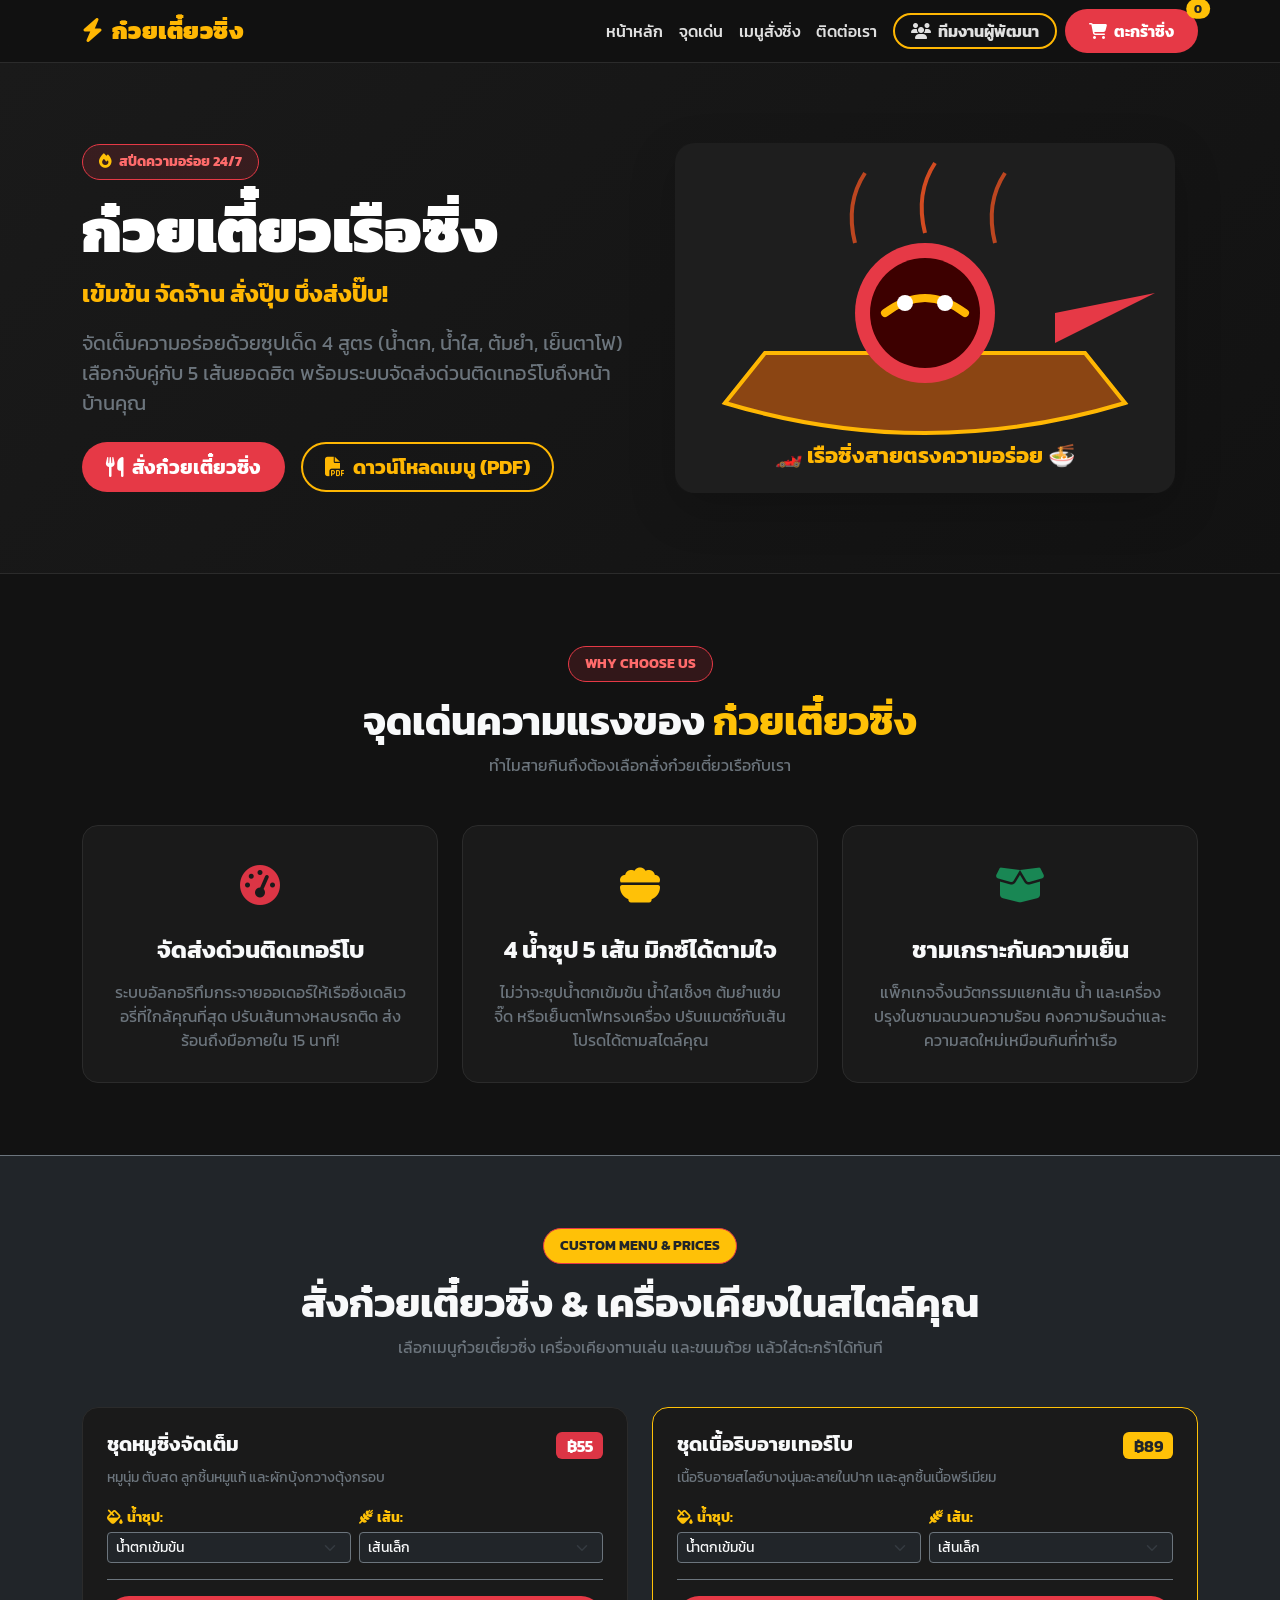
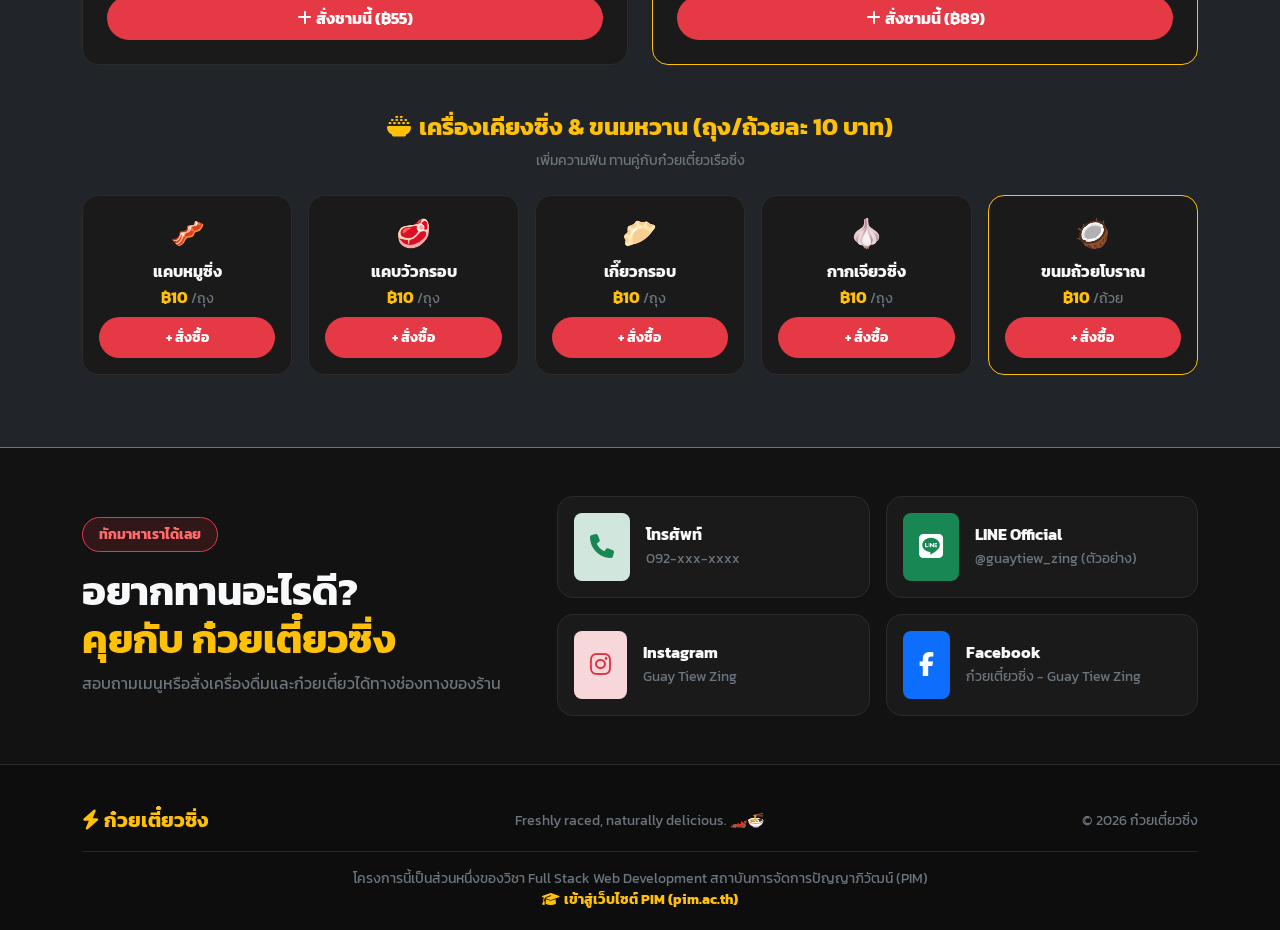
<file: index.html>
<!DOCTYPE html>
<html lang="th">
<head>
  <meta charset="UTF-8">
  <meta name="viewport" content="width=device-width, initial-scale=1.0">
  <title>ก๋วยเตี๋ยวซิ่ง - สด เร็ว แรง แซ่บถึงใจ</title>
  
  <link href="https://cdn.jsdelivr.net/npm/bootstrap@5.3.2/dist/css/bootstrap.min.css" rel="stylesheet">
  <link href="https://fonts.googleapis.com/css2?family=Kanit:wght@300;400;600;700;800;900&display=swap" rel="stylesheet">
  <link rel="stylesheet" href="https://cdnjs.cloudflare.com/ajax/libs/font-awesome/6.4.0/css/all.min.css">
  <link rel="stylesheet" href="styles.css">
</head>
<body>

  <nav class="navbar navbar-expand-lg navbar-dark navbar-custom sticky-top">
    <div class="container">
      <a class="navbar-brand" href="#home">
        <i class="fa-solid fa-bolt me-2"></i>ก๋วยเตี๋ยวซิ่ง
      </a>
      <button class="navbar-toggler" type="button" data-bs-toggle="collapse" data-bs-target="#navbarNav">
        <span class="navbar-toggler-icon"></span>
      </button>
      <div class="collapse navbar-collapse" id="navbarNav">
        <ul class="navbar-nav ms-auto align-items-center">
          <li class="nav-item"><a class="nav-link" href="#home">หน้าหลัก</a></li>
          <li class="nav-item"><a class="nav-link" href="#features">จุดเด่น</a></li>
          <li class="nav-item"><a class="nav-link" href="#menu">เมนูสั่งซิ่ง</a></li>
          <li class="nav-item"><a class="nav-link" href="#contact">ติดต่อเรา</a></li>
          <li class="nav-item ms-lg-2">
            <a class="nav-link btn btn-racing-outline px-3 py-1" href="about.html">
              <i class="fa-solid fa-users me-1"></i> ทีมงานผู้พัฒนา
            </a>
          </li>
          <li class="nav-item ms-lg-2">
            <button class="btn btn-racing-primary position-relative" data-bs-toggle="modal" data-bs-target="#cartModal">
              <i class="fa-solid fa-cart-shopping me-1"></i> ตะกร้าซิ่ง
              <span id="cartBadge" class="position-absolute top-0 start-100 translate-middle badge rounded-pill bg-warning text-dark">0</span>
            </button>
          </li>
        </ul>
      </div>
    </div>
  </nav>

  <section id="home" class="hero-section">
    <div class="container">
      <div class="row align-items-center">
        <div class="col-lg-6 mb-4 mb-lg-0">
          <span class="racing-badge">
            <i class="fa-solid fa-fire text-warning fa-bounce me-1"></i> สปีดความอร่อย 24/7
          </span>
          <h1 class="hero-title mb-2">ก๋วยเตี๋ยวเรือซิ่ง</h1>
          <div class="hero-subtitle mb-3">เข้มข้น จัดจ้าน สั่งปุ๊บ บึ่งส่งปั๊บ!</div>
          <p class="text-secondary fs-5 mb-4">
            จัดเต็มความอร่อยด้วยซุปเด็ด 4 สูตร (น้ำตก, น้ำใส, ต้มยำ, เย็นตาโฟ) 
            เลือกจับคู่กับ 5 เส้นยอดฮิต พร้อมระบบจัดส่งด่วนติดเทอร์โบถึงหน้าบ้านคุณ
          </p>
          <div class="d-flex flex-wrap gap-3">
            <a href="#menu" class="btn btn-racing-primary btn-lg">
              <i class="fa-solid fa-utensils me-2"></i>สั่งก๋วยเตี๋ยวซิ่ง
            </a>
            <a href="menu.pdf" download="menu.pdf" class="btn btn-racing-outline btn-lg">
              <i class="fa-solid fa-file-pdf me-2"></i>ดาวน์โหลดเมนู (PDF)
            </a>
          </div>
        </div>
        <div class="col-lg-6 text-center">
          <div class="position-relative">
            <svg class="img-fluid rounded-4 shadow-lg" width="500" height="350" viewBox="0 0 500 350" xmlns="http://www.w3.org/2000/svg">
              <rect width="500" height="350" rx="20" fill="#1E1E1E"/>
              <path d="M 50 260 Q 250 320 450 260 L 410 210 L 90 210 Z" fill="#8B4513" stroke="#FFB703" stroke-width="4"/>
              <path d="M 380 200 L 480 150 L 380 170 Z" fill="#E63946"/>
              <circle cx="250" cy="170" r="70" fill="#E63946"/>
              <circle cx="250" cy="170" r="55" fill="#3D0000"/>
              <path d="M 210 170 Q 250 140 290 170" stroke="#FFB703" stroke-width="8" fill="none" stroke-linecap="round"/>
              <circle cx="230" cy="160" r="8" fill="#FFF"/>
              <circle cx="270" cy="160" r="8" fill="#FFF"/>
              <path d="M 180 100 Q 170 60 190 30" stroke="#FF5722" stroke-width="4" fill="none" opacity="0.7"/>
              <path d="M 250 90 Q 240 50 260 20" stroke="#FF5722" stroke-width="4" fill="none" opacity="0.8"/>
              <path d="M 320 100 Q 310 60 330 30" stroke="#FF5722" stroke-width="4" fill="none" opacity="0.7"/>
              <text x="250" y="320" font-family="Kanit" font-size="22" font-weight="bold" fill="#FFB703" text-anchor="middle">
                🏎️ เรือซิ่งสายตรงความอร่อย 🍜
              </text>
            </svg>
          </div>
        </div>
      </div>
    </div>
  </section>

  <section id="features" class="py-5">
    <div class="container py-4">
      <div class="text-center mb-5">
        <span class="racing-badge">WHY CHOOSE US</span>
        <h2 class="fw-bold fs-1">จุดเด่นความแรงของ <span class="text-warning">ก๋วยเตี๋ยวซิ่ง</span></h2>
        <p class="text-secondary">ทำไมสายกินถึงต้องเลือกสั่งก๋วยเตี๋ยวเรือกับเรา</p>
      </div>

      <div class="row g-4">
        <div class="col-lg-4 col-md-12">
          <div class="feature-card text-center">
            <div class="feature-icon text-danger">
              <i class="fa-solid fa-gauge-high"></i>
            </div>
            <h3 class="h4 fw-bold mb-3">จัดส่งด่วนติดเทอร์โบ</h3>
            <p class="text-secondary mb-0">
              ระบบอัลกอริทึมกระจายออเดอร์ให้เรือซิ่งเดลิเวอรี่ที่ใกล้คุณที่สุด ปรับเส้นทางหลบรถติด ส่งร้อนถึงมือภายใน 15 นาที!
            </p>
          </div>
        </div>
        <div class="col-lg-4 col-md-12">
          <div class="feature-card text-center">
            <div class="feature-icon text-warning">
              <i class="fa-solid fa-bowl-food"></i>
            </div>
            <h3 class="h4 fw-bold mb-3">4 น้ำซุป 5 เส้น มิกซ์ได้ตามใจ</h3>
            <p class="text-secondary mb-0">
              ไม่ว่าจะซุปน้ำตกเข้มข้น น้ำใสเช็งๆ ต้มยำแซ่บจี๊ด หรือเย็นตาโฟทรงเครื่อง ปรับแมตช์กับเส้นโปรดได้ตามสไตล์คุณ
            </p>
          </div>
        </div>
        <div class="col-lg-4 col-md-12">
          <div class="feature-card text-center">
            <div class="feature-icon text-success">
              <i class="fa-solid fa-box-open"></i>
            </div>
            <h3 class="h4 fw-bold mb-3">ชามเกราะกันความเย็น</h3>
            <p class="text-secondary mb-0">
              แพ็กเกจจิ้งนวัตกรรมแยกเส้น น้ำ และเครื่องปรุงในชามฉนวนความร้อน คงความร้อนฉ่าและความสดใหม่เหมือนกินที่ท่าเรือ
            </p>
          </div>
        </div>
      </div>
    </div>
  </section>

  <section id="menu" class="py-5 bg-dark border-top border-bottom border-secondary">
    <div class="container py-4">
      <div class="text-center mb-5">
        <span class="racing-badge bg-warning text-dark">CUSTOM MENU & PRICES</span>
        <h2 class="fw-bold fs-1">สั่งก๋วยเตี๋ยวซิ่ง & เครื่องเคียงในสไตล์คุณ</h2>
        <p class="text-secondary">เลือกเมนูก๋วยเตี๋ยวซิ่ง เครื่องเคียงทานเล่น และขนมถ้วย แล้วใส่ตะกร้าได้ทันที</p>
      </div>

      <div class="row g-4 justify-content-center mb-5">
        <div class="col-md-6 col-lg-6">
          <div class="menu-card h-100 p-4 d-flex flex-column justify-content-between">
            <div>
              <div class="d-flex justify-content-between align-items-start mb-2">
                <h3 class="h5 fw-bold text-light mb-0">ชุดหมูซิ่งจัดเต็ม</h3>
                <span class="badge bg-danger fs-6">฿55</span>
              </div>
              <p class="text-secondary small mb-3">หมูนุ่ม ตับสด ลูกชิ้นหมูแท้ และผักบุ้งกวางตุ้งกรอบ</p>
              
              <div class="row g-2 mb-3">
                <div class="col-6">
                  <label class="form-label text-warning small fw-bold mb-1"><i class="fa-solid fa-fill-drip me-1"></i>น้ำซุป:</label>
                  <select class="form-select form-select-sm bg-dark text-light border-secondary" id="soupSelect1">
                    <option value="น้ำตก">น้ำตกเข้มข้น</option>
                    <option value="น้ำใส">น้ำใสเช็งๆ</option>
                    <option value="ต้มยำ">ต้มยำแซ่บจี๊ด</option>
                    <option value="เย็นตาโฟ">เย็นตาโฟทรงเครื่อง</option>
                  </select>
                </div>
                <div class="col-6">
                  <label class="form-label text-warning small fw-bold mb-1"><i class="fa-solid fa-wheat-awn me-1"></i>เส้น:</label>
                  <select class="form-select form-select-sm bg-dark text-light border-secondary" id="noodleSelect1">
                    <option value="เส้นเล็ก">เส้นเล็ก</option>
                    <option value="เส้นใหญ่">เส้นใหญ่</option>
                    <option value="หมี่เหลือง">หมี่เหลือง</option>
                    <option value="เส้นหมี่ (หมี่ขาว)">เส้นหมี่ (หมี่ขาว)</option>
                    <option value="เส้นมาม่า">เส้นมาม่า</option>
                  </select>
                </div>
              </div>
            </div>

            <div class="pt-3 border-top border-secondary">
              <button class="btn btn-racing-primary w-100" onclick="addCustomToCart('ชุดหมูซิ่งจัดเต็ม', 55, 'soupSelect1', 'noodleSelect1')">
                <i class="fa-solid fa-plus me-1"></i>สั่งชามนี้ (฿55)
              </button>
            </div>
          </div>
        </div>

        <div class="col-md-6 col-lg-6">
          <div class="menu-card h-100 p-4 d-flex flex-column justify-content-between border-warning">
            <div>
              <div class="d-flex justify-content-between align-items-start mb-2">
                <h3 class="h5 fw-bold text-light mb-0">ชุดเนื้อริบอายเทอร์โบ</h3>
                <span class="badge bg-warning text-dark fs-6">฿89</span>
              </div>
              <p class="text-secondary small mb-3">เนื้อริบอายสไลซ์บางนุ่มละลายในปาก และลูกชิ้นเนื้อพรีเมียม</p>

              <div class="row g-2 mb-3">
                <div class="col-6">
                  <label class="form-label text-warning small fw-bold mb-1"><i class="fa-solid fa-fill-drip me-1"></i>น้ำซุป:</label>
                  <select class="form-select form-select-sm bg-dark text-light border-secondary" id="soupSelect2">
                    <option value="น้ำตก">น้ำตกเข้มข้น</option>
                    <option value="น้ำใส">น้ำใสเช็งๆ</option>
                    <option value="ต้มยำ">ต้มยำแซ่บจี๊ด</option>
                    <option value="เย็นตาโฟ">เย็นตาโฟทรงเครื่อง</option>
                  </select>
                </div>
                <div class="col-6">
                  <label class="form-label text-warning small fw-bold mb-1"><i class="fa-solid fa-wheat-awn me-1"></i>เส้น:</label>
                  <select class="form-select form-select-sm bg-dark text-light border-secondary" id="noodleSelect2">
                    <option value="เส้นเล็ก">เส้นเล็ก</option>
                    <option value="เส้นใหญ่">เส้นใหญ่</option>
                    <option value="หมี่เหลือง">หมี่เหลือง</option>
                    <option value="เส้นหมี่ (หมี่ขาว)">เส้นหมี่ (หมี่ขาว)</option>
                    <option value="เส้นมาม่า">เส้นมาม่า</option>
                  </select>
                </div>
              </div>
            </div>

            <div class="pt-3 border-top border-secondary">
              <button class="btn btn-racing-primary w-100" onclick="addCustomToCart('ชุดเนื้อริบอายเทอร์โบ', 89, 'soupSelect2', 'noodleSelect2')">
                <i class="fa-solid fa-plus me-1"></i>สั่งชามนี้ (฿89)
              </button>
            </div>
          </div>
        </div>
      </div>

      <div class="text-center mb-4">
        <h3 class="h4 fw-bold text-warning"><i class="fa-solid fa-bowl-rice me-2"></i>เครื่องเคียงซิ่ง & ขนมหวาน (ถุง/ถ้วยละ 10 บาท)</h3>
        <p class="text-secondary small">เพิ่มความฟิน ทานคู่กับก๋วยเตี๋ยวเรือซิ่ง</p>
      </div>

      <div class="row g-3">
        <div class="col-6 col-md-4 col-lg-2-4">
          <div class="menu-card p-3 text-center h-100 d-flex flex-column justify-content-between">
            <div>
              <div class="fs-3 mb-2">🥓</div>
              <h4 class="h6 fw-bold text-light mb-1">แคบหมูซิ่ง</h4>
              <p class="text-warning fw-bold mb-2">฿10 <small class="text-secondary fw-normal">/ถุง</small></p>
            </div>
            <button class="btn btn-sm btn-racing-primary w-100" onclick="addSideToCart('แคบหมูซิ่ง', 10)">+ สั่งซื้อ</button>
          </div>
        </div>

        <div class="col-6 col-md-4 col-lg-2-4">
          <div class="menu-card p-3 text-center h-100 d-flex flex-column justify-content-between">
            <div>
              <div class="fs-3 mb-2">🥩</div>
              <h4 class="h6 fw-bold text-light mb-1">แคบวัวกรอบ</h4>
              <p class="text-warning fw-bold mb-2">฿10 <small class="text-secondary fw-normal">/ถุง</small></p>
            </div>
            <button class="btn btn-sm btn-racing-primary w-100" onclick="addSideToCart('แคบวัวกรอบ', 10)">+ สั่งซื้อ</button>
          </div>
        </div>

        <div class="col-6 col-md-4 col-lg-2-4">
          <div class="menu-card p-3 text-center h-100 d-flex flex-column justify-content-between">
            <div>
              <div class="fs-3 mb-2">🥟</div>
              <h4 class="h6 fw-bold text-light mb-1">เกี๊ยวกรอบ</h4>
              <p class="text-warning fw-bold mb-2">฿10 <small class="text-secondary fw-normal">/ถุง</small></p>
            </div>
            <button class="btn btn-sm btn-racing-primary w-100" onclick="addSideToCart('เกี๊ยวกรอบ', 10)">+ สั่งซื้อ</button>
          </div>
        </div>

        <div class="col-6 col-md-4 col-lg-2-4">
          <div class="menu-card p-3 text-center h-100 d-flex flex-column justify-content-between">
            <div>
              <div class="fs-3 mb-2">🧄</div>
              <h4 class="h6 fw-bold text-light mb-1">กากเจียวซิ่ง</h4>
              <p class="text-warning fw-bold mb-2">฿10 <small class="text-secondary fw-normal">/ถุง</small></p>
            </div>
            <button class="btn btn-sm btn-racing-primary w-100" onclick="addSideToCart('กากเจียวซิ่ง', 10)">+ สั่งซื้อ</button>
          </div>
        </div>

        <div class="col-12 col-md-4 col-lg-2-4">
          <div class="menu-card p-3 text-center h-100 d-flex flex-column justify-content-between border-warning">
            <div>
              <div class="fs-3 mb-2">🥥</div>
              <h4 class="h6 fw-bold text-light mb-1">ขนมถ้วยโบราณ</h4>
              <p class="text-warning fw-bold mb-2">฿10 <small class="text-secondary fw-normal">/ถ้วย</small></p>
            </div>
            <button class="btn btn-sm btn-racing-primary w-100" onclick="addSideToCart('ขนมถ้วยโบราณ', 10)">+ สั่งซื้อ</button>
          </div>
        </div>
      </div>
    </div>
  </section>

  <section id="contact" class="py-5">
    <div class="container">
      <div class="row align-items-center g-4">
        <div class="col-lg-5">
          <span class="racing-badge">ทักมาหาเราได้เลย</span>
          <h2 class="fw-bold display-6 mb-2">อยากทานอะไรดี?<br><span class="text-warning">คุยกับ ก๋วยเตี๋ยวซิ่ง</span></h2>
          <p class="text-secondary mb-0">สอบถามเมนูหรือสั่งเครื่องดื่มและก๋วยเตี๋ยวได้ทางช่องทางของร้าน</p>
        </div>

        <div class="col-lg-7">
          <div class="row g-3">
            <div class="col-md-6">
              <div class="contact-card p-3 d-flex align-items-center h-100">
                <div class="contact-icon-box bg-success-subtle text-success rounded-3 p-3 me-3 fs-4">
                  <i class="fa-solid fa-phone"></i>
                </div>
                <div>
                  <h4 class="h6 fw-bold text-light mb-1">โทรศัพท์</h4>
                  <p class="text-secondary small mb-0">092-xxx-xxxx</p>
                </div>
              </div>
            </div>

            <div class="col-md-6">
              <div class="contact-card p-3 d-flex align-items-center h-100">
                <div class="contact-icon-box bg-success text-white rounded-3 p-3 me-3 fs-4">
                  <i class="fa-brands fa-line"></i>
                </div>
                <div>
                  <h4 class="h6 fw-bold text-light mb-1">LINE Official</h4>
                  <p class="text-secondary small mb-0">@guaytiew_zing (ตัวอย่าง)</p>
                </div>
              </div>
            </div>

            <div class="col-md-6">
              <div class="contact-card p-3 d-flex align-items-center h-100">
                <div class="contact-icon-box bg-danger-subtle text-danger rounded-3 p-3 me-3 fs-4">
                  <i class="fa-brands fa-instagram"></i>
                </div>
                <div>
                  <h4 class="h6 fw-bold text-light mb-1">Instagram</h4>
                  <p class="text-secondary small mb-0">Guay Tiew Zing</p>
                </div>
              </div>
            </div>

            <div class="col-md-6">
              <div class="contact-card p-3 d-flex align-items-center h-100">
                <div class="contact-icon-box bg-primary text-white rounded-3 p-3 me-3 fs-4">
                  <i class="fa-brands fa-facebook-f"></i>
                </div>
                <div>
                  <h4 class="h6 fw-bold text-light mb-1">Facebook</h4>
                  <p class="text-secondary small mb-0">ก๋วยเตี๋ยวซิ่ง - Guay Tiew Zing</p>
                </div>
              </div>
            </div>
          </div>
        </div>
      </div>
    </div>
  </section>

  <footer>
    <div class="container">
      <div class="row align-items-center justify-content-between text-center text-md-start g-3">
        <div class="col-md-4">
          <a class="text-decoration-none fw-bold fs-5 text-warning" href="#home">
            <i class="fa-solid fa-bolt me-1"></i>ก๋วยเตี๋ยวซิ่ง
          </a>
        </div>
        <div class="col-md-4 text-center text-secondary small">
          <p class="mb-0">Freshly raced, naturally delicious. 🏎️🍜</p>
        </div>
        <div class="col-md-4 text-md-end text-secondary small">
          <p class="mb-0">© 2026 ก๋วยเตี๋ยวซิ่ง</p>
        </div>
      </div>

      <hr class="border-secondary my-3 opacity-25">

      <div class="text-center text-secondary small">
        <p class="mb-0">
          โครงการนี้เป็นส่วนหนึ่งของวิชา Full Stack Web Development สถาบันการจัดการปัญญาภิวัฒน์ (PIM) <br>
          <a href="https://www.pim.ac.th" target="_blank" class="text-warning text-decoration-none fw-bold">
            <i class="fa-solid fa-graduation-cap me-1"></i>เข้าสู่เว็บไซต์ PIM (pim.ac.th)
          </a>
        </p>
      </div>
    </div>
  </footer>

  <div class="modal fade" id="cartModal" tabindex="-1">
    <div class="modal-dialog modal-dialog-centered">
      <div class="modal-content bg-dark text-light border-danger">
        <div class="modal-header border-secondary">
          <h5 class="modal-title fw-bold text-warning"><i class="fa-solid fa-cart-shopping me-2"></i>ตะกร้าสินค้าซิ่ง</h5>
          <button type="button" class="btn-close btn-close-white" data-bs-dismiss="modal"></button>
        </div>
        <div class="modal-body">
          <div id="cartItemsList" class="mb-3">
            <p class="text-secondary text-center my-3">ยังไม่มีรายการในตะกร้า</p>
          </div>
          <div class="d-flex justify-content-between fw-bold fs-5 pt-2 border-top border-secondary">
            <span>ราคารวมทั้งหมด:</span>
            <span id="cartTotalPrice" class="text-warning">฿0</span>
          </div>
        </div>
        <div class="modal-footer border-secondary">
          <button type="button" class="btn btn-secondary" data-bs-dismiss="modal">ปิด</button>
          <a href="checkout.html" class="btn btn-racing-primary">
            <i class="fa-solid fa-credit-card me-1"></i>ไปชำระเงิน & กรอกที่อยู่
          </a>
        </div>
      </div>
    </div>
  </div>

  <script src="https://cdn.jsdelivr.net/npm/bootstrap@5.3.2/dist/js/bootstrap.bundle.min.js"></script>
  <script src="script.js"></script>
</body>
</html>
</file>
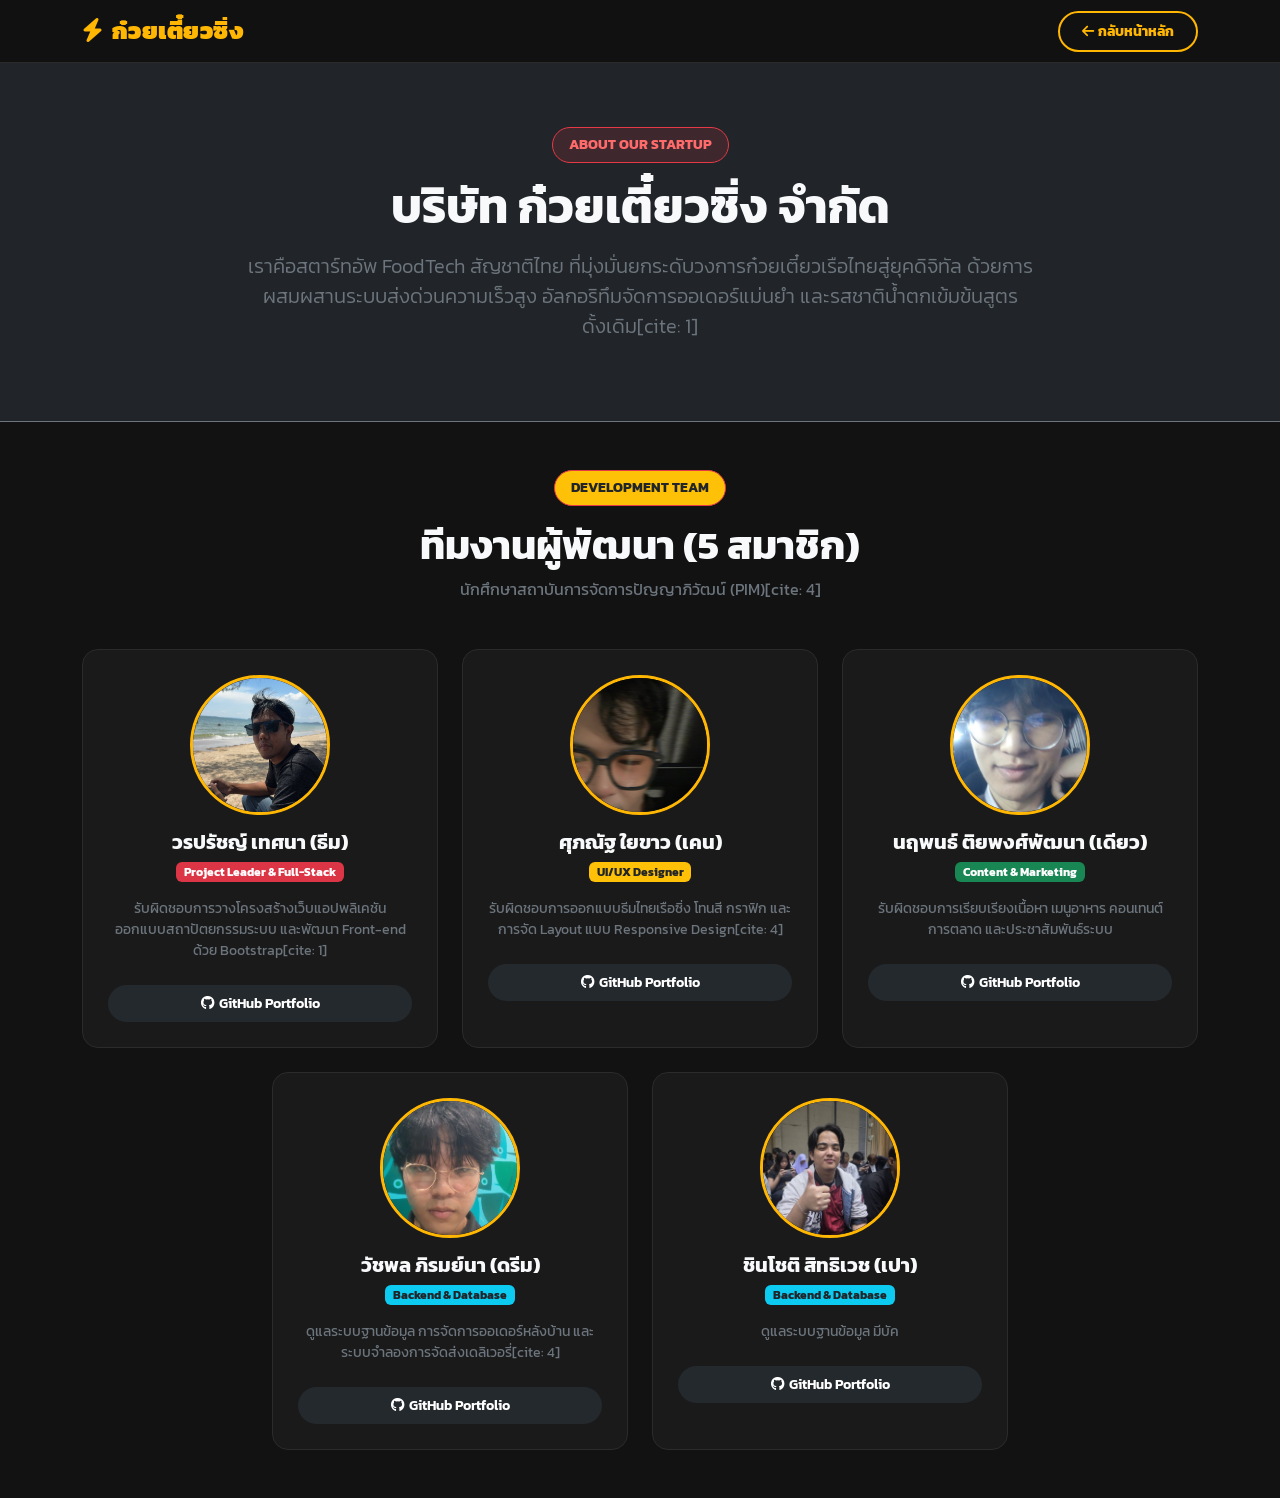
<file: about.html>
<!DOCTYPE html>
<html lang="th">
<head>
  <meta charset="UTF-8">
  <meta name="viewport" content="width=device-width, initial-scale=1.0">
  <title>เกี่ยวกับเรา & ทีมงานผู้พัฒนา - ก๋วยเตี๋ยวซิ่ง</title>
  
  <link href="https://cdn.jsdelivr.net/npm/bootstrap@5.3.2/dist/css/bootstrap.min.css" rel="stylesheet">
  <link href="https://fonts.googleapis.com/css2?family=Kanit:wght@300;400;600;700;800;900&display=swap" rel="stylesheet">
  <link rel="stylesheet" href="https://cdnjs.cloudflare.com/ajax/libs/font-awesome/6.4.0/css/all.min.css">
  <link rel="stylesheet" href="styles.css">

  <style>
    .btn-github {
      background-color: #24292e;
      color: white !important;
      font-weight: 600;
      border: none;
      border-radius: 25px;
      padding: 8px 16px;
      transition: all 0.3s ease;
      text-decoration: none;
      display: block;
    }
    .btn-github:hover {
      background-color: #2ea44f;
      transform: translateY(-2px);
      box-shadow: 0 4px 15px rgba(46, 164, 79, 0.4);
      opacity: 0.95;
    }
  </style>
</head>
<body>

  <nav class="navbar navbar-expand-lg navbar-dark navbar-custom sticky-top">
    <div class="container">
      <a class="navbar-brand" href="index.html#home">
        <i class="fa-solid fa-bolt me-2"></i>ก๋วยเตี๋ยวซิ่ง
      </a>
      <a href="index.html" class="btn btn-racing-outline btn-sm">
        <i class="fa-solid fa-arrow-left me-1"></i>กลับหน้าหลัก
      </a>
    </div>
  </nav>

  <section class="py-5 bg-dark border-bottom border-secondary">
    <div class="container text-center py-3">
      <span class="racing-badge">ABOUT OUR STARTUP</span>
      <h1 class="fw-bold mb-3 display-5">บริษัท ก๋วยเตี๋ยวซิ่ง จำกัด</h1>
      <p class="text-secondary lead mx-auto" style="max-width: 800px;">
        เราคือสตาร์ทอัพ FoodTech สัญชาติไทย ที่มุ่งมั่นยกระดับวงการก๋วยเตี๋ยวเรือไทยสู่ยุคดิจิทัล 
        ด้วยการผสมผสานระบบส่งด่วนความเร็วสูง อัลกอริทึมจัดการออเดอร์แม่นยำ และรสชาติน้ำตกเข้มข้นสูตรดั้งเดิม[cite: 1]
      </p>
    </div>
  </section>

  <section class="py-5">
    <div class="container">
      <div class="text-center mb-5">
        <span class="racing-badge bg-warning text-dark">DEVELOPMENT TEAM</span>
        <h2 class="fw-bold fs-1">ทีมงานผู้พัฒนา (5 สมาชิก)</h2>
        <p class="text-secondary">นักศึกษาสถาบันการจัดการปัญญาภิวัฒน์ (PIM)[cite: 4]</p>
      </div>

      <div class="row g-4 justify-content-center">
        <!-- สมาชิกคนที่ 1 -->
        <div class="col-lg-4 col-md-6 col-12">
          <div class="team-card h-100">
            <img src="images/member1.jpg" onerror="this.src='https://via.placeholder.com/150/E63946/FFFFFF?text=Team'" alt="วรปรัชญ์ เทศนา" class="team-img">
            <h3 class="h5 fw-bold text-light mb-1">วรปรัชญ์ เทศนา (ธีม)</h3>
            <span class="badge bg-danger mb-3">Project Leader & Full-Stack</span>
            <p class="text-secondary small mb-4">
              รับผิดชอบการวางโครงสร้างเว็บแอปพลิเคชัน ออกแบบสถาปัตยกรรมระบบ และพัฒนา Front-end ด้วย Bootstrap[cite: 1]
            </p>
            <a href="https://6840010929worapratthesana.github.io/resume/" target="_blank" class="btn btn-sm btn-github w-100">
              <i class="fa-brands fa-github me-1"></i>GitHub Portfolio
            </a>
          </div>
        </div>

        <!-- สมาชิกคนที่ 2 -->
        <div class="col-lg-4 col-md-6 col-12">
          <div class="team-card h-100">
            <img src="images/member2.jpg" onerror="this.src='https://via.placeholder.com/150/FF5722/FFFFFF?text=Member+2'" alt="ศุภณัฐ ใยขาว" class="team-img">
            <h3 class="h5 fw-bold text-light mb-1">ศุภณัฐ ใยขาว (เคน)</h3>
            <span class="badge bg-warning text-dark mb-3">UI/UX Designer</span>
            <p class="text-secondary small mb-4">
              รับผิดชอบการออกแบบธีมไทยเรือซิ่ง โทนสี กราฟิก และการจัด Layout แบบ Responsive Design[cite: 4]
            </p>
            <a href="https://kenken2629-beep.github.io/Project/" target="_blank" class="btn btn-sm btn-github w-100">
              <i class="fa-brands fa-github me-1"></i>GitHub Portfolio
            </a>
          </div>
        </div>

        <!-- สมาชิกคนที่ 3 -->
        <div class="col-lg-4 col-md-6 col-12">
          <div class="team-card h-100">
            <img src="images/member3.jpg" onerror="this.src='https://via.placeholder.com/150/FFB703/000000?text=Member+3'" alt="นฤพนธ์ ติยพงศ์พัฒนา" class="team-img">
            <h3 class="h5 fw-bold text-light mb-1">นฤพนธ์ ติยพงศ์พัฒนา (เดียว)</h3>
            <span class="badge bg-success mb-3">Content & Marketing</span>
            <p class="text-secondary small mb-4">
              รับผิดชอบการเรียบเรียงเนื้อหา เมนูอาหาร คอนเทนต์การตลาด และประชาสัมพันธ์ระบบ
            </p>
            <a href="https://x4z0.github.io/Resume/" target="_blank" class="btn btn-sm btn-github w-100">
              <i class="fa-brands fa-github me-1"></i>GitHub Portfolio
            </a>
          </div>
        </div>

        <!-- สมาชิกคนที่ 4 -->
        <div class="col-lg-4 col-md-6 col-12">
          <div class="team-card h-100">
            <img src="images/member4.jpg" onerror="this.src='https://via.placeholder.com/150/457B9D/FFFFFF?text=Member+4'" alt="วัชพล ภิรมย์นา" class="team-img">
            <h3 class="h5 fw-bold text-light mb-1">วัชพล ภิรมย์นา (ดรีม)</h3>
            <span class="badge bg-info text-dark mb-3">Backend & Database</span>
            <p class="text-secondary small mb-4">
              ดูแลระบบฐานข้อมูล การจัดการออเดอร์หลังบ้าน และระบบจำลองการจัดส่งเดลิเวอรี่[cite: 4]
            </p>
            <a href="https://dragonm221.github.io/My-Resume/" target="_blank" class="btn btn-sm btn-github w-100">
              <i class="fa-brands fa-github me-1"></i>GitHub Portfolio
            </a>
          </div>
        </div>

       <div class="col-lg-4 col-md-6 col-12">
          <div class="team-card h-100">
            <img src="images/member5.jpg" onerror="this.src='https://via.placeholder.com/150/9B51E0/FFFFFF?text=Member+5'" alt="วัชพล ภิรมย์นา" class="team-img">
            <h3 class="h5 fw-bold text-light mb-1">ชินโชติ สิทธิเวช (เปา)</h3>
            <span class="badge bg-info text-dark mb-3">Backend & Database</span>
            <p class="text-secondary small mb-4">
              ดูแลระบบฐานข้อมูล มีบัค
            </p>
            <a href="https://chinachot12-afk.github.io/resume/" target="_blank" class="btn btn-sm btn-github w-100">
              <i class="fa-brands fa-github me-1"></i>GitHub Portfolio
            </a>
          </div>
        </div>
</file>
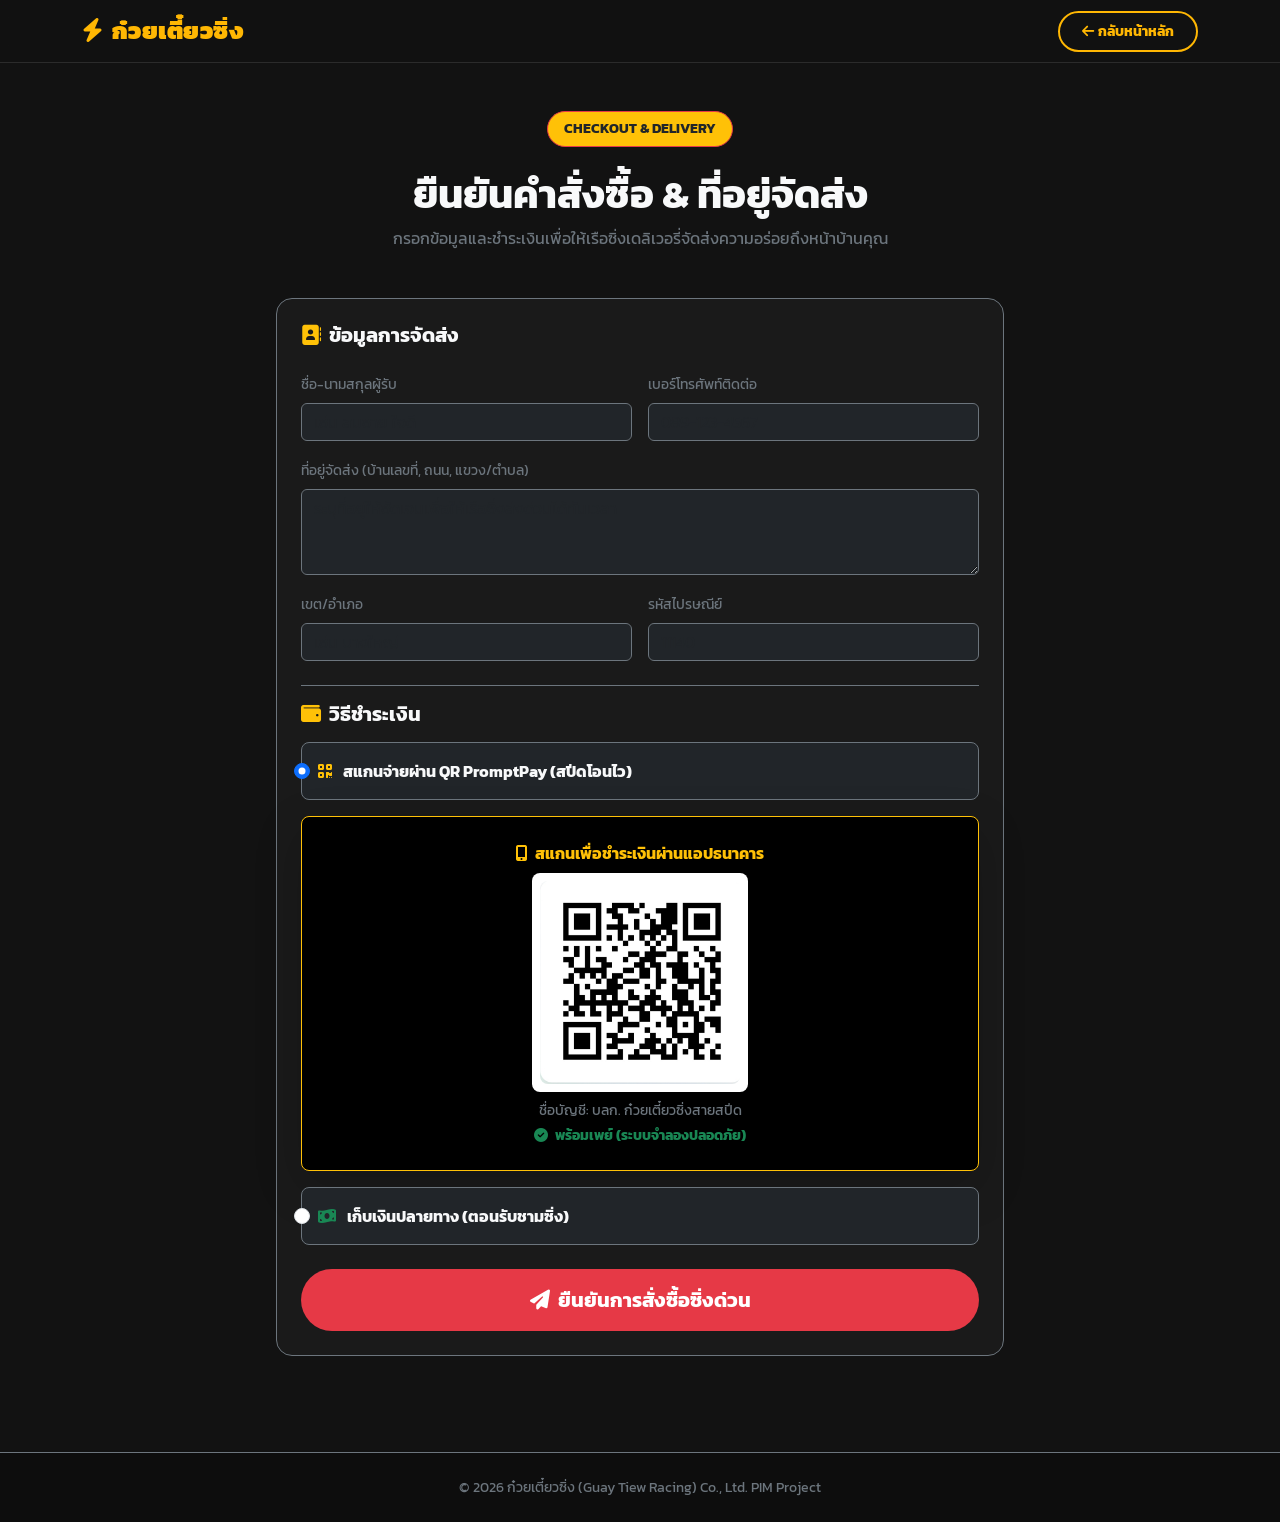
<file: checkout.html>
<!DOCTYPE html>
<html lang="th">
<head>
  <meta charset="UTF-8">
  <meta name="viewport" content="width=device-width, initial-scale=1.0">
  <title>ชำระเงินและที่อยู่จัดส่ง - ก๋วยเตี๋ยวซิ่ง</title>
  
  <link href="https://cdn.jsdelivr.net/npm/bootstrap@5.3.2/dist/css/bootstrap.min.css" rel="stylesheet">
  <link href="https://fonts.googleapis.com/css2?family=Kanit:wght@300;400;600;700;800;900&display=swap" rel="stylesheet">
  <link rel="stylesheet" href="https://cdnjs.cloudflare.com/ajax/libs/font-awesome/6.4.0/css/all.min.css">
  <link rel="stylesheet" href="styles.css">
</head>
<body>

  <!-- Navbar -->
  <nav class="navbar navbar-expand-lg navbar-dark navbar-custom sticky-top">
    <div class="container">
      <a class="navbar-brand" href="index.html#home">
        <i class="fa-solid fa-bolt me-2"></i>ก๋วยเตี๋ยวซิ่ง
      </a>
      <a href="index.html" class="btn btn-racing-outline btn-sm">
        <i class="fa-solid fa-arrow-left me-1"></i>กลับหน้าหลัก
      </a>
    </div>
  </nav>

  <!-- Checkout Section -->
  <section class="py-5">
    <div class="container">
      <div class="text-center mb-5">
        <span class="racing-badge bg-warning text-dark">CHECKOUT & DELIVERY</span>
        <h1 class="fw-bold fs-1 mt-2">ยืนยันคำสั่งซื้อ & ที่อยู่จัดส่ง</h1>
        <p class="text-secondary">กรอกข้อมูลและชำระเงินเพื่อให้เรือซิ่งเดลิเวอรี่จัดส่งความอร่อยถึงหน้าบ้านคุณ</p>
      </div>

      <div class="row g-5 justify-content-center">
        <div class="col-lg-8">
          <div class="menu-card p-4 rounded-4 border-secondary">
            <h3 class="h5 fw-bold text-light mb-4"><i class="fa-solid fa-address-book text-warning me-2"></i>ข้อมูลการจัดส่ง</h3>
            
            <form onsubmit="event.preventDefault(); alert('ชำระเงินและสั่งซื้อสำเร็จ! เรือซิ่งกำลังออกเดินทาง 🛵💨'); window.location.href='index.html';">
              <div class="row g-3 mb-4">
                <div class="col-md-6">
                  <label class="form-label text-secondary small">ชื่อ-นามสกุลผู้รับ</label>
                  <input type="text" class="form-control bg-dark text-light border-secondary" placeholder="เช่น สมชาย ใจดี" required>
                </div>
                <div class="col-md-6">
                  <label class="form-label text-secondary small">เบอร์โทรศัพท์ติดต่อ</label>
                  <input type="tel" class="form-control bg-dark text-light border-secondary" placeholder="089-123-4567" required>
                </div>
                <div class="col-12">
                  <label class="form-label text-secondary small">ที่อยู่จัดส่ง (บ้านเลขที่, ถนน, แขวง/ตำบล)</label>
                  <textarea class="form-control bg-dark text-light border-secondary" rows="3" placeholder="ระบุที่อยู่ให้ชัดเจนเพื่อให้เรือซิ่งส่งด่วนได้ทันเวลา" required></textarea>
                </div>
                <div class="col-md-6">
                  <label class="form-label text-secondary small">เขต/อำเภอ</label>
                  <input type="text" class="form-control bg-dark text-light border-secondary" placeholder="เช่น บางใหญ่" required>
                </div>
                <div class="col-md-6">
                  <label class="form-label text-secondary small">รหัสไปรษณีย์</label>
                  <input type="text" class="form-control bg-dark text-light border-secondary" placeholder="11140" required>
                </div>
              </div>

              <h3 class="h5 fw-bold text-light mb-3 pt-3 border-top border-secondary"><i class="fa-solid fa-wallet text-warning me-2"></i>วิธีชำระเงิน</h3>
              
              <div class="mb-4">
                <!-- ตัวเลือก QR PromptPay -->
                <div class="form-check mb-2 p-3 bg-dark border border-secondary rounded-3">
                  <input class="form-check-input" type="radio" name="paymentMethod" id="qrPromptPay" checked onclick="togglePayment(true)">
                  <label class="form-check-label text-light fw-bold w-100" for="qrPromptPay" style="cursor: pointer;">
                    <i class="fa-solid fa-qrcode text-warning me-2"></i> สแกนจ่ายผ่าน QR PromptPay (สปีดโอนไว)
                  </label>
                </div>

                <!-- กล่อง QR Code ที่จะซ่อน/โผล่ขึ้นมาอัตโนมัติ -->
                <div id="qrContainer" class="p-4 bg-black rounded-3 border border-warning text-center my-3 shadow-lg">
                  <p class="text-warning fw-bold mb-2"><i class="fa-solid fa-mobile-screen-button me-1"></i> สแกนเพื่อชำระเงินผ่านแอปธนาคาร</p>
                  <div class="p-2 d-inline-block bg-white rounded-3 shadow mb-2">
                    <!-- แทนที่ 'qr-code.jpg' ด้วยชื่อไฟล์รูป QR โคมมีมลิงที่คุณเซฟไว้ -->
                    <img src="qr-code.jpg" alt="QR Code ก๋วยเตี๋ยวซิ่ง" class="img-fluid rounded-3" style="max-width: 200px;">
                  </div>
                  <p class="text-secondary small mb-1">ชื่อบัญชี: บลก. ก๋วยเตี๋ยวซิ่งสายสปีด</p>
                  <p class="text-success small fw-bold mb-0"><i class="fa-solid fa-circle-check me-1"></i> พร้อมเพย์ (ระบบจำลองปลอดภัย)</p>
                </div>

                <!-- ตัวเลือกเก็บเงินปลายทาง -->
                <div class="form-check p-3 bg-dark border border-secondary rounded-3 mt-2">
                  <input class="form-check-input" type="radio" name="paymentMethod" id="cashOnDelivery" onclick="togglePayment(false)">
                  <label class="form-check-label text-light fw-bold w-100" for="cashOnDelivery" style="cursor: pointer;">
                    <i class="fa-solid fa-money-bill-wave text-success me-2"></i> เก็บเงินปลายทาง (ตอนรับชามซิ่ง)
                  </label>
                </div>
              </div>

              <button type="submit" class="btn btn-racing-primary w-100 py-3 fw-bold fs-5">
                <i class="fa-solid fa-paper-plane me-2"></i>ยืนยันการสั่งซื้อซิ่งด่วน
              </button>
            </form>
          </div>
        </div>
      </div>
    </div>
  </section>

  <!-- Footer -->
  <footer class="mt-5 py-4 border-top border-secondary">
    <div class="container text-center text-secondary small">
      <p class="mb-0">© 2026 ก๋วยเตี๋ยวซิ่ง (Guay Tiew Racing) Co., Ltd. PIM Project</p>
    </div>
  </footer>

  <!-- Script สำหรับควบคุมการแสดง/ซ่อน QR Code -->
  <script>
    function togglePayment(showQR) {
      const qrBox = document.getElementById('qrContainer');
      if (showQR) {
        qrBox.style.display = 'block'; // แสดงรูป QR
      } else {
        qrBox.style.display = 'none';  // ซ่อนรูป QR เมื่อเลือกเก็บเงินปลายทาง
      }
    }
  </script>

  <script src="https://cdn.jsdelivr.net/npm/bootstrap@5.3.2/dist/js/bootstrap.bundle.min.js"></script>
</body>
</html>
</file>
<file: styles.css>
body {
  font-family: 'Kanit', sans-serif;
  background-color: #121212;
  color: #f8f9fa;
  overflow-x: hidden;
}

.navbar-custom {
  background-color: rgba(18, 18, 18, 0.95);
  backdrop-filter: blur(10px);
  border-bottom: 1px solid #2b2b2b;
}

.navbar-brand {
  font-weight: 900;
  color: #ffb703 !important;
  font-size: 1.5rem;
  letter-spacing: 0.5px;
}

.nav-link {
  color: #e0e0e0 !important;
  font-weight: 500;
  transition: color 0.2s ease;
}

.nav-link:hover, .nav-link.active {
  color: #ffb703 !important;
}

.hero-section {
  padding: 80px 0;
  background: linear-gradient(135deg, #1a1a1a 0%, #121212 100%);
  border-bottom: 1px solid #2b2b2b;
}

.hero-title {
  font-weight: 900;
  font-size: 3.8rem;
  color: #ffffff;
  animation: neonBlink 1.5s infinite alternate ease-in-out;
}

@keyframes neonBlink {
  0% {
    color: #ffffff;
    text-shadow: 0 0 5px rgba(255, 255, 255, 0.5), 0 0 10px rgba(230, 57, 70, 0.6);
  }
  50% {
    color: #ffb703;
    text-shadow: 0 0 20px rgba(255, 183, 3, 0.9), 0 0 30px rgba(230, 57, 70, 1), 0 0 40px rgba(255, 87, 34, 0.9);
  }
  100% {
    color: #ffffff;
    text-shadow: 0 0 5px rgba(255, 255, 255, 0.5), 0 0 10px rgba(230, 57, 70, 0.6);
  }
}

.hero-subtitle {
  font-weight: 700;
  font-size: 1.5rem;
  color: #ffb703;
}

.racing-badge {
  display: inline-block;
  padding: 6px 16px;
  background: rgba(230, 57, 70, 0.15);
  border: 1px solid #e63946;
  color: #ff6b6b;
  font-weight: 700;
  border-radius: 50rem;
  font-size: 0.9rem;
  margin-bottom: 15px;
  animation: badgePulse 1.5s infinite alternate ease-in-out;
}

@keyframes badgePulse {
  0% {
    transform: scale(1);
    box-shadow: 0 0 5px rgba(230, 57, 70, 0.4);
    opacity: 0.9;
  }
  100% {
    transform: scale(1.04);
    box-shadow: 0 0 15px rgba(255, 87, 34, 0.8), 0 0 25px rgba(255, 183, 3, 0.5);
    opacity: 1;
  }
}

.btn-racing-primary {
  background-color: #e63946;
  color: #ffffff;
  font-weight: 700;
  border: none;
  border-radius: 50rem;
  padding: 10px 24px;
  transition: all 0.3s ease;
}

.btn-racing-primary:hover {
  background-color: #d90429;
  color: #ffffff;
  transform: translateY(-2px);
  box-shadow: 0 5px 15px rgba(230, 57, 70, 0.4);
}

.btn-racing-outline {
  background-color: transparent;
  color: #ffb703;
  font-weight: 700;
  border: 2px solid #ffb703;
  border-radius: 50rem;
  padding: 8px 22px;
  transition: all 0.3s ease;
}

.btn-racing-outline:hover {
  background-color: #ffb703;
  color: #121212;
  transform: translateY(-2px);
  box-shadow: 0 5px 15px rgba(255, 183, 3, 0.3);
}

.feature-card, .menu-card, .contact-card {
  background-color: #1a1a1a;
  border: 1px solid #2b2b2b;
  border-radius: 1rem;
  padding: 30px;
  height: 100%;
  transition: transform 0.3s ease, border-color 0.3s ease;
}

.feature-card:hover, .menu-card:hover {
  transform: translateY(-5px);
  border-color: #ffb703;
}

.feature-icon {
  font-size: 2.5rem;
  margin-bottom: 20px;
}

.team-card {
  background-color: #1a1a1a;
  border: 1px solid #2b2b2b;
  border-radius: 1rem;
  padding: 25px;
  text-align: center;
  transition: transform 0.3s ease, border-color 0.3s ease;
}

.team-card:hover {
  transform: translateY(-5px);
  border-color: #ffb703;
}

.team-img {
  width: 140px !important;
  height: 140px !important;
  object-fit: cover !important;
  border-radius: 50% !important;
  border: 3px solid #ffb703;
  margin: 0 auto 15px auto;
  display: block;
}

footer {
  background-color: #0d0d0d;
  border-top: 1px solid #2b2b2b;
  padding: 40px 0 20px 0;
}

@media (min-width: 992px) {
  .col-lg-2-4 {
    flex: 0 0 auto;
    width: 20%;
  }
}
</file>
